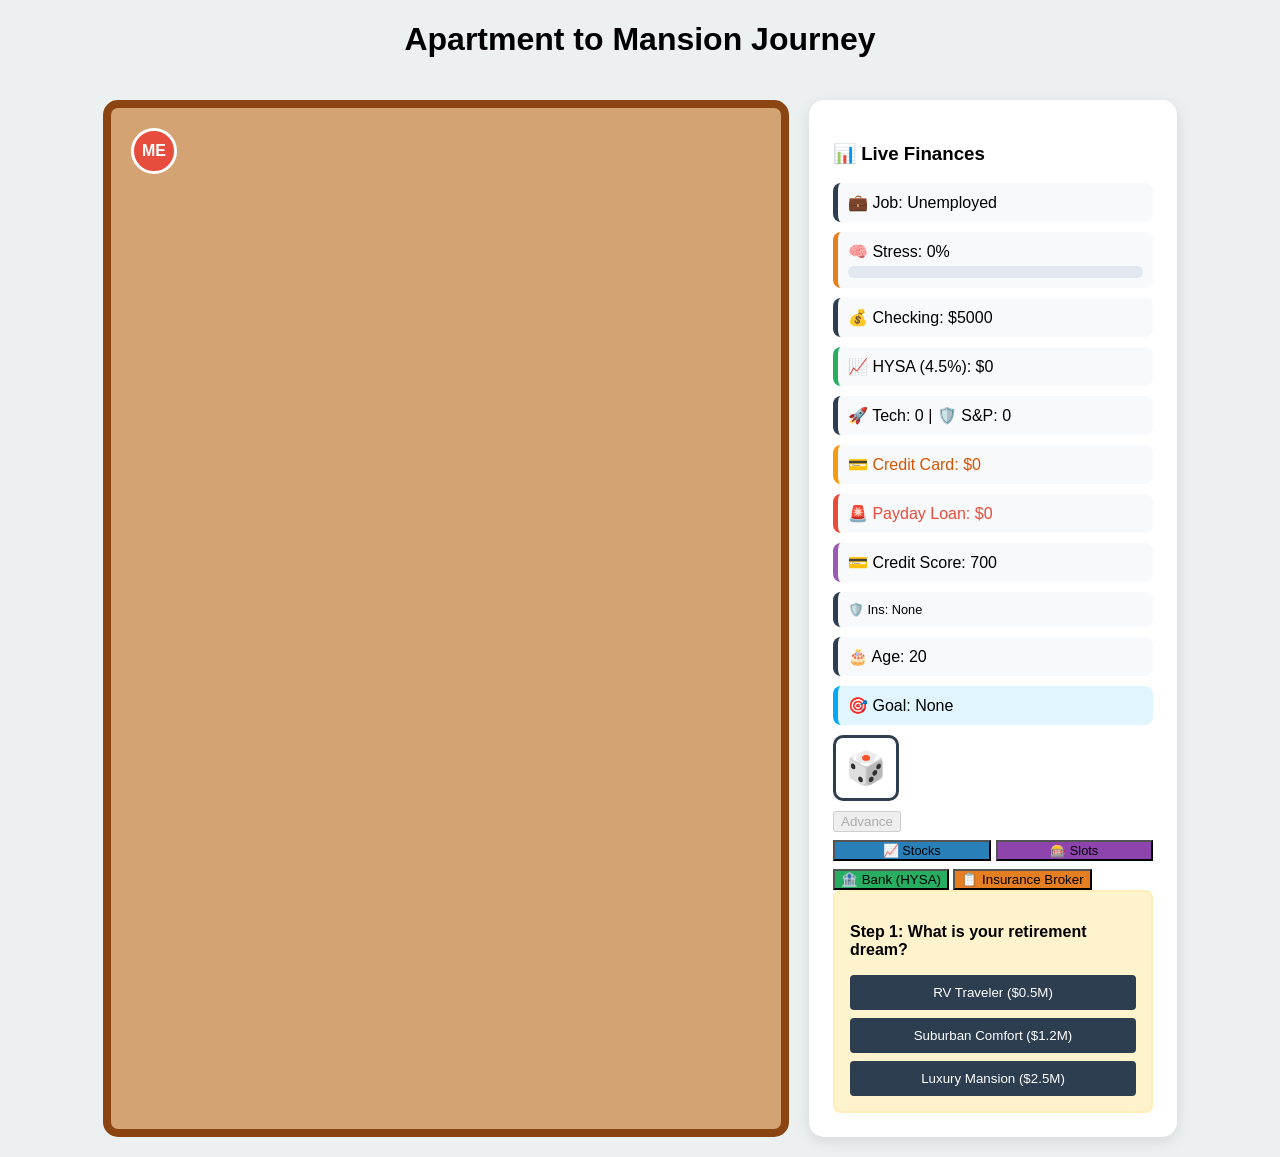
<file: index.html>
<!DOCTYPE html>
<html lang="en">
<head>
    <meta charset="UTF-8">
    <meta name="viewport" content="width=device-width, initial-scale=1.0">
    <title>Apartment to Mansion Journey</title>
    <link rel="stylesheet" href="style.css">
    <link rel="stylesheet" href="stocks.css">
    <link rel="stylesheet" href="jobs.css">
    <link rel="stylesheet" href="slots.css">
</head>
<body>

<h1>Apartment to Mansion Journey</h1>

<div id="game-wrapper">
    <div id="board-container">
        <div id="player">ME</div>
        <div id="board"></div>
    </div>

    <div id="sidebar">
        <h3>📊 Live Finances</h3>
        <div class="stat-card" id="job-stat">💼 Job: <span id="jobDisplay">Unemployed</span></div>
        <div class="stat-card" style="border-left-color: #e67e22;">
            🧠 Stress: <span id="stressDisplay">0%</span>
            <div id="stress-bar-container">
                <div id="stress-bar"></div>
            </div>
        </div>
        <div class="stat-card">💰 Checking: $<span id="money">5000</span></div>
        <div class="stat-card" style="border-left-color: #27ae60;">📈 HYSA (4.5%): $<span id="hysaDisplay">0</span></div>
        
        <div class="stat-card">🚀 Tech: <span id="shares">0</span> | 🛡️ S&P: <span id="spShares">0</span></div>
        
        <div class="stat-card debt-card" style="border-left-color: #f39c12; color: #d35400;">💳 Credit Card: $<span id="ccDebt">0</span></div>
        <div class="stat-card debt-card">🚨 Payday Loan: $<span id="debt">0</span></div>
        
        <div class="stat-card" style="border-left-color: #9b59b6;">💳 Credit Score: <span id="creditScore">700</span></div>
        <div class="stat-card" style="font-size: 0.8rem;">🛡️ Ins: <span id="insStatus">None</span></div>
        <div class="stat-card">🎂 Age: <span id="ageDisplay">20</span></div>
        
        <div class="stat-card" style="background:#e1f5fe; border-left-color:#03a9f4;">🎯 Goal: <span id="goalDisplay">None</span></div>
    
        <div id="dice-area">
            <div id="dice">🎲</div>
            <button class="roll-btn" id="rollBtn" disabled>Advance</button>
            <div style="display: grid; grid-template-columns: 1fr 1fr; gap: 5px; margin-top: 8px;">
                <button class="roll-btn" id="marketBtn" style="background: #2980b9; margin-top: 0; font-size: 0.8rem;">📈 Stocks</button>
                <button class="roll-btn" id="slotsBtn" style="background: #8e44ad; margin-top: 0; font-size: 0.8rem;">🎰 Slots</button>
            </div>
            <button class="roll-btn" id="bankBtn" style="background: #27ae60; margin-top: 8px;">🏦 Bank (HYSA)</button>
            <button class="roll-btn" id="insBtn" style="background: #e67e22; margin-top: 8px;">📋 Insurance Broker</button>
        </div>
    
        <div id="event-display">
            <p id="event-text">Choose your retirement goal and career to begin!</p>
            <div id="choices" class="choice-btns"></div>
        </div>
    </div>
</div>

<script src="slots.js"></script>
<script src="events.js"></script>
<script src="stocks.js"></script>
<script src="bank_insurance.js"></script> 
<script src="game.js"></script>

</body>
</html>
</file>
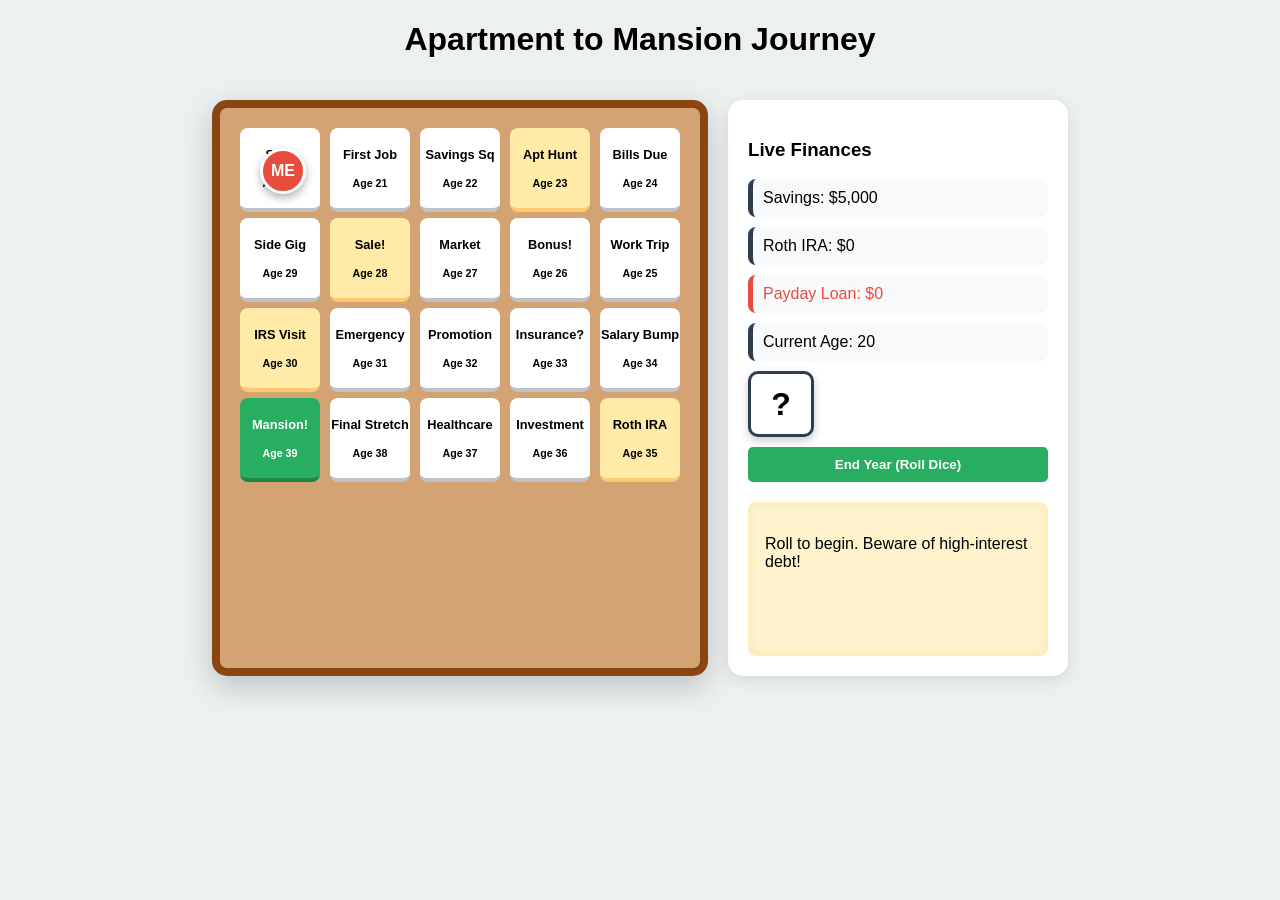
<file: everything.html>
<!DOCTYPE html>
<html lang="en">
<head>
    <meta charset="UTF-8">
    <meta name="viewport" content="width=device-width, initial-scale=1.0">
    <title>Apartment to Mansion Journey - Board Game</title>
    <style>
        :root {
            --primary: #2c3e50;
            --secondary: #27ae60;
            --accent: #e67e22;
            --danger: #e74c3c;
            --bg: #ecf0f1;
            --tile-size: 80px;
        }

        body {
            font-family: 'Segoe UI', Tahoma, Geneva, Verdana, sans-serif;
            background-color: var(--bg);
            margin: 0;
            display: flex;
            flex-direction: column;
            align-items: center;
            min-height: 100vh;
        }

        #game-wrapper {
            display: flex;
            gap: 20px;
            padding: 20px;
            max-width: 1200px;
            flex-wrap: wrap;
            justify-content: center;
        }

        #board-container {
            position: relative;
            background: #d4a373; 
            padding: 20px;
            border-radius: 15px;
            box-shadow: 0 10px 30px rgba(0,0,0,0.2);
            border: 8px solid #8b4513;
        }

        #board {
            display: grid;
            grid-template-columns: repeat(5, var(--tile-size));
            grid-template-rows: repeat(4, var(--tile-size));
            gap: 10px;
        }

        .tile {
            width: var(--tile-size);
            height: var(--tile-size);
            background: white;
            border-radius: 8px;
            display: flex;
            flex-direction: column;
            align-items: center;
            justify-content: center;
            font-size: 0.8rem;
            font-weight: bold;
            text-align: center;
            border-bottom: 4px solid #bdc3c7;
            position: relative;
        }

        .tile.special { background: #ffeaa7; border-color: #fdcb6e; }
        .tile.finish { background: var(--secondary); color: white; border-color: #1e8449; }

        #player {
            width: 40px;
            height: 40px;
            background: var(--danger);
            border: 3px solid white;
            border-radius: 50%;
            position: absolute;
            transition: all 0.5s cubic-bezier(0.175, 0.885, 0.32, 1.275);
            z-index: 10;
            box-shadow: 0 4px 8px rgba(0,0,0,0.3);
            display: flex;
            align-items: center;
            justify-content: center;
            color: white;
            font-weight: bold;
            animation: pulse 2s infinite;
        }

        @keyframes pulse {
            0% { transform: scale(1); box-shadow: 0 0 0 0 rgba(231, 76, 60, 0.7); }
            70% { transform: scale(1.1); box-shadow: 0 0 0 10px rgba(231, 76, 60, 0); }
            100% { transform: scale(1); box-shadow: 0 0 0 0 rgba(231, 76, 60, 0); }
        }

        #sidebar {
            width: 300px;
            background: white;
            padding: 20px;
            border-radius: 15px;
            box-shadow: 0 4px 15px rgba(0,0,0,0.1);
        }

        .stat-card {
            background: #f8f9fa;
            padding: 10px;
            border-radius: 8px;
            margin-bottom: 10px;
            border-left: 5px solid var(--primary);
            transition: transform 0.2s;
        }

        .stat-card.debt-card { border-left-color: var(--danger); color: var(--danger); }

        #event-display {
            background: #fff3cd;
            border: 2px solid #ffeeba;
            padding: 15px;
            border-radius: 8px;
            min-height: 120px;
            margin-top: 20px;
            box-shadow: inset 0 0 10px rgba(0,0,0,0.05);
        }

        #dice {
            width: 60px;
            height: 60px;
            background: white;
            border: 3px solid var(--primary);
            border-radius: 10px;
            display: flex;
            align-items: center;
            justify-content: center;
            font-size: 2rem;
            font-weight: bold;
            cursor: pointer;
            box-shadow: 0 4px 10px rgba(0,0,0,0.2);
        }

        .roll-btn {
            margin-top: 10px;
            padding: 10px 20px;
            background: var(--secondary);
            color: white;
            border: none;
            border-radius: 5px;
            cursor: pointer;
            font-weight: bold;
            width: 100%;
        }

        .choice-btns { display: flex; flex-direction: column; gap: 8px; margin-top: 10px; }
        .choice-btns button { 
            padding: 8px; 
            background: var(--primary); 
            color: white; 
            border: none; 
            border-radius: 4px; 
            cursor: pointer;
            font-size: 0.85rem;
        }
        .choice-btns button:hover { background: var(--accent); }

    </style>
</head>
<body>

<h1>Apartment to Mansion Journey</h1>

<div id="game-wrapper">
    <div id="board-container">
        <div id="player">ME</div>
        <div id="board"></div>
    </div>

    <div id="sidebar">
        <h3>Live Finances</h3>
        <div class="stat-card">Savings: $<span id="money">5000</span></div>
        <div class="stat-card">Roth IRA: $<span id="roth">0</span></div>
        <div class="stat-card debt-card">Payday Loan: $<span id="debt">0</span></div>
        <div class="stat-card">Current Age: <span id="ageDisplay">20</span></div>

        <div id="dice-area">
            <div id="dice">?</div>
            <button class="roll-btn" id="rollBtn" onclick="rollDice()">End Year (Roll Dice)</button>
        </div>

        <div id="event-display">
            <p id="event-text">Roll to begin. Beware of high-interest debt!</p>
            <div id="choices" class="choice-btns"></div>
        </div>
    </div>
</div>

<script>
    const APT_FEES = 1800;
    const LUXURY_ITEM = 1200;
    const ROTH_CONTRIBUTION = 1500;
    const INTEREST_RATE = 0.15; // 15% per turn - the "trap"

    let player = {
        pos: 0,
        money: 5000,
        roth: 0,
        debt: 0,
        age: 20,
        hasApt: false
    };

    const boardPath = [
        { id: 0, label: "Start", x: 0, y: 0 },
        { id: 1, label: "First Job", x: 1, y: 0 },
        { id: 2, label: "Savings Sq", x: 2, y: 0 },
        { id: 3, label: "Apt Hunt", x: 3, y: 0, type: 'special' },
        { id: 4, label: "Bills Due", x: 4, y: 0 },
        { id: 5, label: "Work Trip", x: 4, y: 1 },
        { id: 6, label: "Bonus!", x: 3, y: 1 },
        { id: 7, label: "Market", x: 2, y: 1 },
        { id: 8, label: "Sale!", x: 1, y: 1, type: 'special' },
        { id: 9, label: "Side Gig", x: 0, y: 1 },
        { id: 10, label: "IRS Visit", x: 0, y: 2, type: 'special' },
        { id: 11, label: "Emergency", x: 1, y: 2 },
        { id: 12, label: "Promotion", x: 2, y: 2 },
        { id: 13, label: "Insurance?", x: 3, y: 2 },
        { id: 14, label: "Salary Bump", x: 4, y: 2 },
        { id: 15, label: "Roth IRA", x: 4, y: 3, type: 'special' },
        { id: 16, label: "Investment", x: 3, y: 3 },
        { id: 17, label: "Healthcare", x: 2, y: 3 },
        { id: 18, label: "Final Stretch", x: 1, y: 3 },
        { id: 19, label: "Mansion!", x: 0, y: 3, type: 'finish' }
    ];

    function initBoard() {
        const boardEl = document.getElementById('board');
        boardPath.forEach(tile => {
            const el = document.createElement('div');
            el.className = `tile ${tile.type || ''}`;
            el.id = `tile-${tile.id}`;
            el.style.gridColumnStart = tile.x + 1;
            el.style.gridRowStart = tile.y + 1;
            el.innerHTML = `<span>${tile.label}</span><br><small>Age ${tile.id + 20}</small>`;
            boardEl.appendChild(el);
        });
        movePlayer();
    }

    function movePlayer() {
        const target = boardPath[player.pos];
        const playerEl = document.getElementById('player');
        playerEl.style.left = `${target.x * 90 + 40}px`;
        playerEl.style.top = `${target.y * 90 + 40}px`;
        
        // Update Stats
        document.getElementById('money').innerText = Math.floor(player.money).toLocaleString();
        document.getElementById('roth').innerText = Math.floor(player.roth).toLocaleString();
        document.getElementById('debt').innerText = Math.floor(player.debt).toLocaleString();
        document.getElementById('ageDisplay').innerText = player.age;
    }

    async function rollDice() {
        document.getElementById('rollBtn').disabled = true;
        const diceEl = document.getElementById('dice');
        let roll = 0;
        
        for(let i=0; i<10; i++){
            roll = Math.floor(Math.random() * 3) + 1;
            diceEl.innerText = roll;
            await new Promise(r => setTimeout(r, 50));
        }

        // Apply Interest on Debt every roll
        if(player.debt > 0) {
            player.debt *= (1 + INTEREST_RATE);
        }

        player.pos += roll;
        player.age += roll;
        if (player.pos >= boardPath.length - 1) player.pos = boardPath.length - 1;
        
        movePlayer();
        handleSquare(player.pos);
    }

    function handleSquare(pos) {
        const text = document.getElementById('event-text');
        const choices = document.getElementById('choices');
        choices.innerHTML = "";

        if (pos === 3 && !player.hasApt) {
            text.innerHTML = `<strong>Apartment Hunt:</strong> Move-in costs are $1,800.`;
            addButton("Pay Cash", () => { player.money -= APT_FEES; player.hasApt = true; nextTurn(); });
            addButton("Take Payday Loan", () => { player.debt += APT_FEES; player.hasApt = true; nextTurn(); });
        } 
        else if (pos === 8) {
            text.innerHTML = `<strong>Flash Sale:</strong> A Luxury Item is $1,200. "Want vs Need?"`;
            addButton("Ignore (Apply 24-hr Rule)", nextTurn);
            addButton("Buy on Credit (Add Debt)", () => { player.debt += LUXURY_ITEM; nextTurn(); });
        }
        else if (pos === 10) {
            const tax = Math.floor(player.money * 0.15);
            text.innerHTML = `<strong>Tax Audit:</strong> You owe $${tax} in progressive taxes.`;
            addButton("Pay Government", () => { player.money -= tax; nextTurn(); });
        }
        else if (pos === 15) {
            text.innerHTML = `<strong>Roth IRA:</strong> Maximize tax-free growth with $1,500?`;
            addButton("Invest $1,500", () => { player.money -= 1500; player.roth += 1500; nextTurn(); });
            addButton("Skip Year", nextTurn);
        }
        else if (pos === 19) {
            let total = player.money + player.roth - player.debt;
            text.innerHTML = `<strong>FINAL SCORE:</strong> $${Math.floor(total).toLocaleString()}.<br>Net Worth is your final grade!`;
        }
        else {
            // RANDOM LIFE EVENT LOGIC (Percentages)
            const rand = Math.random();
            if (rand < 0.25) { // 25% chance of an issue
                text.innerHTML = `<strong>Car Leak!</strong> Your car ran out of coolant. Do you risk the drive to work or fix it?`;
                addButton("Risk It (40% Failure chance)", () => {
                    if(Math.random() < 0.4) {
                        alert("Engine blew up! -$2,500");
                        player.money -= 2500;
                    }
                    nextTurn();
                });
                addButton("Go to Shop (-$200)", () => { player.money -= 200; nextTurn(); });
            } else {
                text.innerText = "The year was quiet. Interest on any debt still accrued.";
                document.getElementById('rollBtn').disabled = false;
            }
        }
    }

    function addButton(label, action) {
        const btn = document.createElement('button');
        btn.innerText = label;
        btn.onclick = action;
        document.getElementById('choices').appendChild(btn);
    }

    function nextTurn() {
        document.getElementById('choices').innerHTML = "";
        document.getElementById('event-text').innerText = "Decision logged. Roll for next year.";
        document.getElementById('rollBtn').disabled = false;
        movePlayer();
    }

    window.onload = initBoard;
</script>

</body>
</html>
</file>
<file: style.css>
:root {
    --primary: #2c3e50;
    --secondary: #27ae60;
    --accent: #e67e22;
    --danger: #e74c3c;
    --bg: #ecf0f1;
    --tile-size: 80px;
}

/* Floating Money Animation */
.float-text {
    position: absolute;
    font-weight: bold;
    font-size: 1.2rem;
    z-index: 100;
    animation: floatUp 1.5s ease-out forwards;
    pointer-events: none;
    text-shadow: 1px 1px 2px black;
}

@keyframes floatUp {
    0% { transform: translateY(0) scale(1); opacity: 1; }
    100% { transform: translateY(-40px) scale(1.2); opacity: 0; }
}

/* 3D Dice Spin Animation */
.dice-spin {
    animation: spinDice 0.5s linear infinite;
}

@keyframes spinDice {
    0% { transform: rotateX(0deg) rotateY(0deg); }
    100% { transform: rotateX(360deg) rotateY(360deg); }
}

/* Visual Board Progression (City -> Suburbs -> Paradise) */
.stage-city { background: #cfd8dc; border-color: #90a4ae; }
.stage-suburb { background: #c8e6c9; border-color: #81c784; }
.stage-paradise { background: #b3e5fc; border-color: #4fc3f7; }

/* Custom squares */
.tile.tax { background: #ffccbc; border-color: #ff8a65; }
.tile.house { background: #d1c4e9; border-color: #9575cd; }

body {
    font-family: 'Segoe UI', sans-serif;
    background-color: var(--bg);
    display: flex;
    flex-direction: column;
    align-items: center;
    margin: 0;
}

#game-wrapper { display: flex; gap: 20px; padding: 20px; flex-wrap: wrap; justify-content: center; }

#board-container {
    position: relative;
    background: #d4a373;
    padding: 20px;
    border-radius: 15px;
    border: 8px solid #8b4513;
    min-width: 630px; 
}

#board {
    display: grid;
    grid-template-columns: repeat(7, var(--tile-size));
    gap: 10px;
}

.tile {
    width: var(--tile-size); height: var(--tile-size);
    background: white; border-radius: 8px;
    display: flex; flex-direction: column; align-items: center; justify-content: center;
    font-size: 0.7rem; font-weight: bold; text-align: center; border-bottom: 4px solid #bdc3c7;
}

.tile.gig { background: #e1f5fe; border-color: #03a9f4; color: #01579b; }
.tile.special { background: #ffeaa7; border-color: #fdcb6e; }
.tile.finish { background: var(--secondary); color: white; border-color: #1e8449; }

#player {
    width: 40px; height: 40px; background: var(--danger);
    border: 3px solid white; border-radius: 50%;
    position: absolute; transition: all 0.5s ease;
    display: flex; align-items: center; justify-content: center;
    color: white; font-weight: bold; animation: pulse 2s infinite;
    z-index: 10;
}

@keyframes pulse {
    0% { transform: scale(1); box-shadow: 0 0 0 0 rgba(231, 76, 60, 0.7); }
    70% { transform: scale(1.1); box-shadow: 0 0 0 10px rgba(231, 76, 60, 0); }
    100% { transform: scale(1); box-shadow: 0 0 0 0 rgba(231, 76, 60, 0); }
}

/* Stress Bar Styles */
#stress-bar-container {
    width: 100%;
    height: 12px;
    background: #e2e8f0;
    border-radius: 6px;
    margin-top: 5px;
    overflow: hidden;
}

#stress-bar {
    height: 100%;
    width: 0%;
    background: #2ecc71; /* Starts green */
    transition: width 0.3s ease, background-color 0.3s ease;
}

#sidebar { 
    width: 320px; background: white; padding: 20px; 
    border-radius: 15px; box-shadow: 0 4px 15px rgba(0,0,0,0.1); 
    border: 4px solid transparent; transition: border-color 0.3s ease;
}

.sidebar-danger { border-color: var(--danger) !important; }

@keyframes jump-impact {
    0% { transform: translateY(0); }
    50% { transform: translateY(-12px); }
    100% { transform: translateY(0); }
}
.apply-jump { animation: jump-impact 0.3s ease-out; }

@keyframes mega-jump {
    0% { transform: translateY(0); }
    25% { transform: translateY(-20px); }
    50% { transform: translateY(5px); }
    75% { transform: translateY(-10px); }
    100% { transform: translateY(0); }
}
.apply-mega-jump { animation: mega-jump 0.5s ease-in-out; border-color: #f1c40f !important; }

.stat-card { background: #f8f9fa; padding: 10px; border-radius: 8px; margin-bottom: 10px; border-left: 5px solid var(--primary); }
.stat-card.debt-card { border-left-color: var(--danger); color: var(--danger); }

#event-display { background: #fff3cd; border: 2px solid #ffeeba; padding: 15px; border-radius: 8px; min-height: 120px; }
.choice-btns { display: flex; flex-direction: column; gap: 8px; margin-top: 10px; }
.choice-btns button { padding: 10px; background: var(--primary); color: white; border: none; border-radius: 4px; cursor: pointer; }
.choice-btns button.decline-btn { background: #95a5a6; font-size: 0.8rem; }
.choice-btns button.pay-debt { background: var(--danger); font-weight: bold; }

#dice { width: 60px; height: 60px; background: white; border: 3px solid var(--primary); border-radius: 10px; display: flex; align-items: center; justify-content: center; font-size: 2rem; font-weight: bold; margin-bottom: 10px; }
</file>
<file: stocks.css>
/* Full-screen Stock Market Page */
.stock-overlay {
    position: fixed;
    top: 0; left: 0;
    width: 100vw; height: 100vh;
    background: rgba(15, 23, 42, 0.98); /* Deep dark theme */
    display: flex;
    flex-direction: column;
    align-items: center;
    justify-content: center;
    z-index: 9999; /* Stays on top of everything */
    color: white;
    font-family: 'Segoe UI', sans-serif;
}

.stock-modal {
    background: #1e293b;
    padding: 40px;
    border-radius: 20px;
    border: 2px solid #334155;
    text-align: center;
    box-shadow: 0 25px 50px -12px rgba(0, 0, 0, 0.5);
    max-width: 500px;
    width: 90%;
}

.ticker-box {
    background: #0f172a;
    padding: 20px;
    border-radius: 12px;
    margin: 20px 0;
    border-left: 5px solid #f1c40f;
}

.stock-price {
    font-size: 2.5rem;
    font-weight: bold;
    margin: 10px 0;
    font-family: 'Courier New', monospace;
}

.up { color: #22c55e; }
.down { color: #ef4444; }

.market-btns {
    display: grid;
    grid-template-columns: 1fr 1fr;
    gap: 15px;
    margin-top: 20px;
}

.market-btns button {
    padding: 12px;
    border: none;
    border-radius: 8px;
    color: white;
    font-weight: bold;
    cursor: pointer;
}
</file>
<file: jobs.css>
.job-overlay {
    position: fixed;
    top: 0; left: 0;
    width: 100vw; height: 100vh;
    background: #0f172a;
    display: flex;
    align-items: center; justify-content: center;
    z-index: 5000;
}

.job-modal {
    background: white;
    padding: 40px;
    border-radius: 20px;
    max-width: 700px;
    width: 90%;
    text-align: center;
}

.job-grid {
    display: grid;
    grid-template-columns: repeat(auto-fit, minmax(180px, 1fr));
    gap: 20px;
    margin-top: 30px;
}

.job-card {
    border: 2px solid #e2e8f0;
    padding: 20px;
    border-radius: 12px;
    cursor: pointer;
    transition: 0.3s;
    color: #1e293b;
}

.job-card:hover {
    border-color: #27ae60;
    background: #f0fdf4;
    transform: translateY(-5px);
}
</file>
<file: slots.css>
/* Specialized Slot Machine Overlay */
.slot-container-overlay {
    position: fixed;
    top: 0; left: 0;
    width: 100vw; height: 100vh;
    background: rgba(15, 23, 42, 0.95);
    display: flex;
    justify-content: center;
    align-items: center;
    z-index: 10000;
}

.slot-machine-body {
    background: #1e293b;
    border: 4px solid #f1c40f;
    border-radius: 20px;
    padding: 30px;
    text-align: center;
    box-shadow: 0 0 50px rgba(0,0,0,0.8);
    color: white;
}

.slot-reels-wrapper {
    display: flex;
    gap: 15px;
    margin: 25px 0;
}

.slot-reel {
    width: 110px;
    height: 110px;
    background: #0f172a;
    border: 2px solid #475569;
    border-radius: 12px;
    display: flex;
    align-items: center;
    justify-content: center;
    font-size: 1.5rem;
    font-weight: bold;
    color: #f1c40f;
}

.slot-controls button {
    padding: 12px 25px;
    font-size: 1.1rem;
    font-weight: bold;
    cursor: pointer;
    border: none;
    border-radius: 8px;
    margin: 5px;
}

.spin-active {
    background: #2ecc71;
    color: white;
}

.exit-btn {
    background: #e74c3c;
    color: white;
}
</file>
